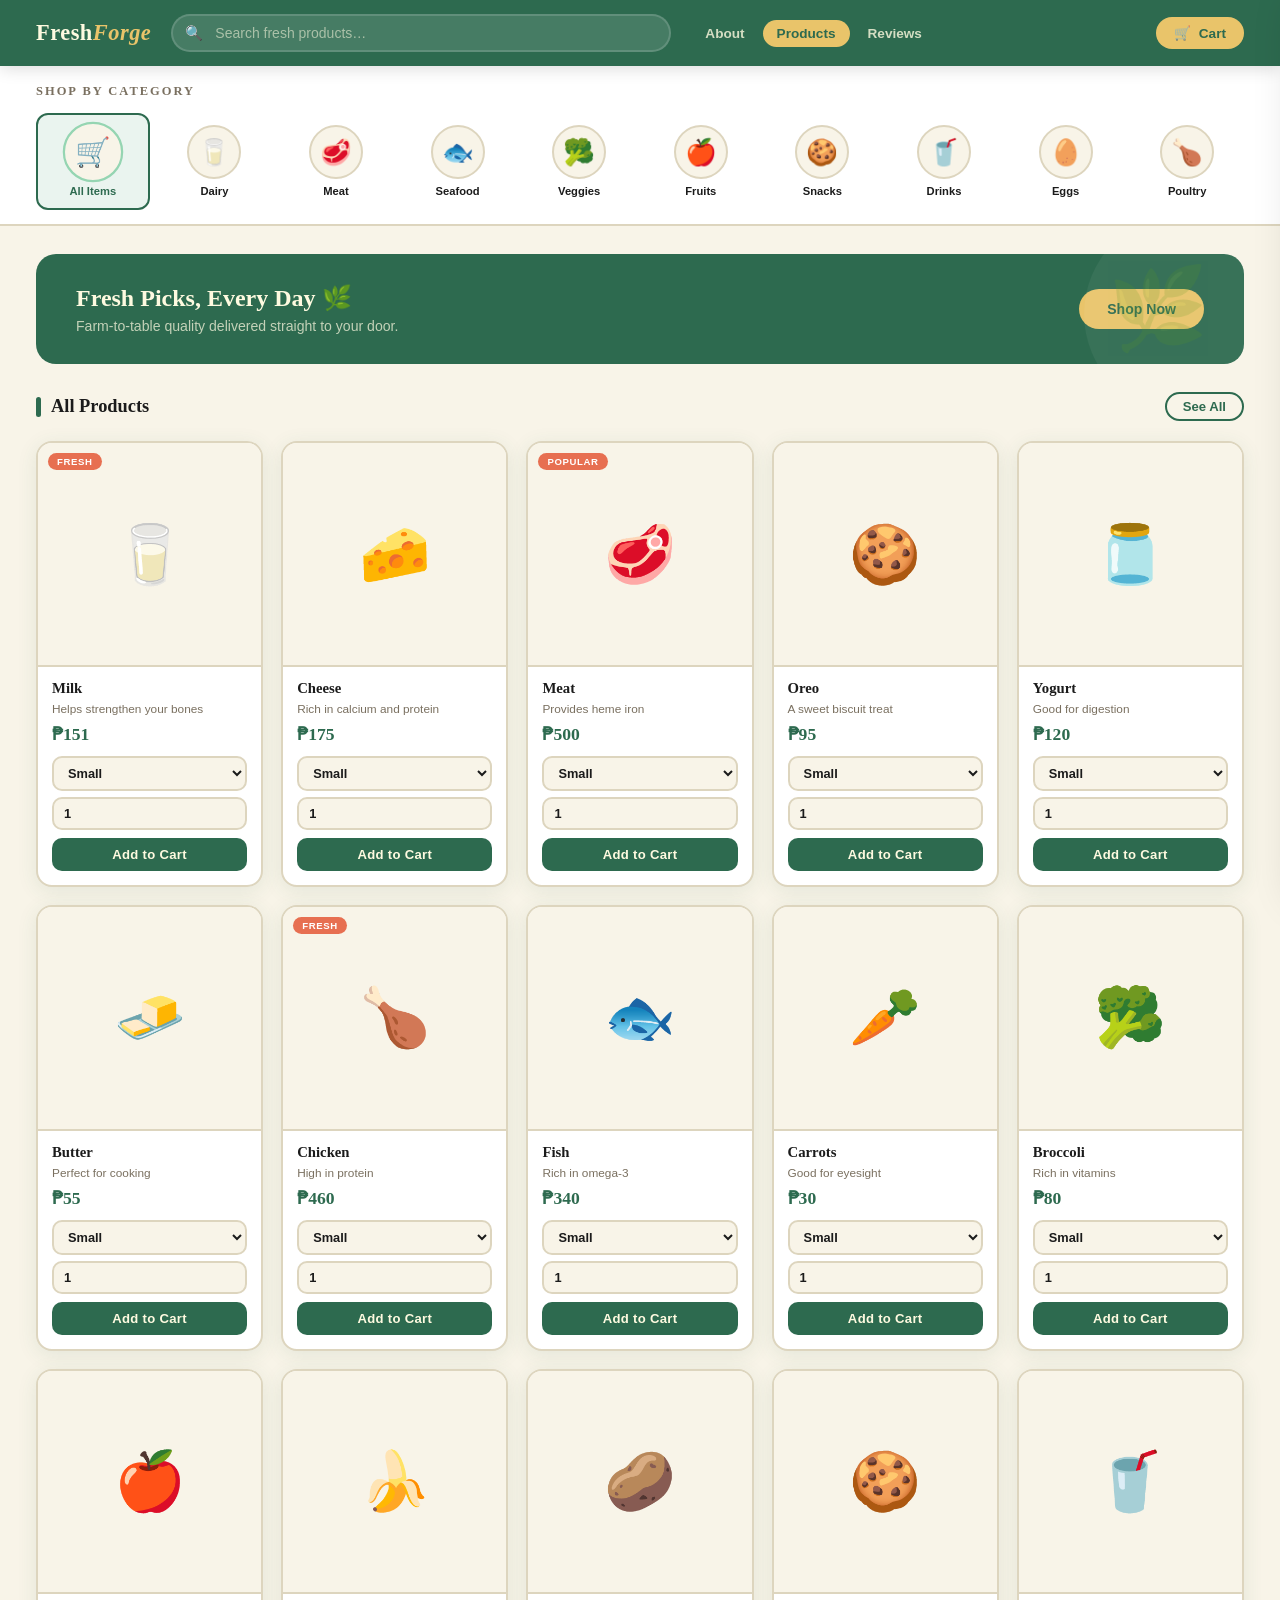
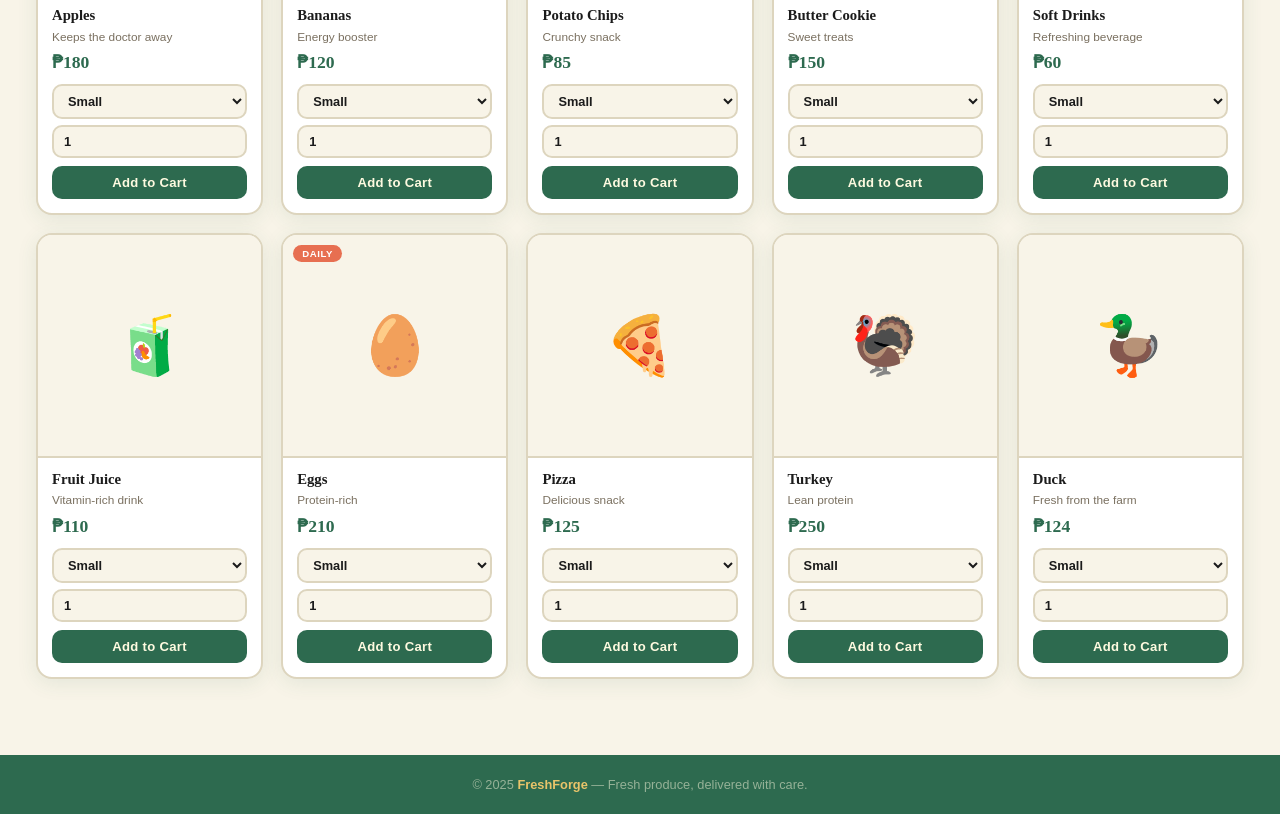
<file: index.html>
<!DOCTYPE html>
<html lang="en">
<head>
<meta charset="UTF-8"/>
<meta name="viewport" content="width=device-width, initial-scale=1.0"/>
<title>FreshForge</title>
<link href="Buyme.css" rel="stylesheet"/>
</head>

<body>
 
<nav class="navbar">
  <div class="logo">Fresh<em>Forge</em></div>
  <div class="search-box">
    <span class="search-icon">🔍</span>
    <input type="text" id="searchInput" placeholder="Search fresh products…"/>
  </div>
  <div class="nav-links">
    <a href="#">About</a>
    <a href="#" class="active">Products</a>
    <a href="#">Reviews</a>
  </div>
  <button class="cart-btn" id="cartBtn" onclick="toggleCart()">
    🛒 <span class="cart-label">Cart</span>
    <span class="cart-badge" id="cartBadge" style="display:none">0</span>
  </button>
</nav>
 
<div class="cart-overlay" id="cartOverlay" onclick="toggleCart()"></div>
 
<div class="cart-drawer" id="cartDrawer">
  <div class="cart-header">
    <span class="cart-title">🛒 Your Cart</span>
    <button class="cart-close" onclick="toggleCart()">✕</button>
  </div>
  <div class="cart-items" id="cartItems">
    <div class="cart-empty" id="cartEmpty">
      <span style="font-size:2.5rem">🛒</span>
      <p>Your cart is empty</p>
      <small>Add some fresh items!</small>
    </div>
  </div>
  <div class="cart-footer" id="cartFooter" style="display:none">
    <div class="cart-total-row">
      <span>Total</span>
      <span class="cart-total-price" id="cartTotal">₱0</span>
    </div>
    <button class="checkout-btn" onclick="checkout()">Checkout →</button>
    <button class="clear-btn" onclick="clearCart()">Clear cart</button>
  </div>
</div>
 
<div class="Elyu-section">
  <div class="Elyu-title">Shop by Category</div>
  <div class="Elyu-grid">
    <div class="Elyu-item active" onclick="filterCat(this,'all')">
      <div class="Elyu-icon">🛒</div><div class="Elyu-label">All Items</div>
    </div>
    <div class="Elyu-item" onclick="filterCat(this,'dairy')">
      <div class="Elyu-icon">🥛</div><div class="Elyu-label">Dairy</div>
    </div>
    <div class="Elyu-item" onclick="filterCat(this,'meat')">
      <div class="Elyu-icon">🥩</div><div class="Elyu-label">Meat</div>
    </div>
    <div class="Elyu-item" onclick="filterCat(this,'seafood')">
      <div class="Elyu-icon">🐟</div><div class="Elyu-label">Seafood</div>
    </div>
    <div class="Elyu-item" onclick="filterCat(this,'veggies')">
      <div class="Elyu-icon">🥦</div><div class="Elyu-label">Veggies</div>
    </div>
    <div class="Elyu-item" onclick="filterCat(this,'fruits')">
      <div class="Elyu-icon">🍎</div><div class="Elyu-label">Fruits</div>
    </div>
    <div class="Elyu-item" onclick="filterCat(this,'snacks')">
      <div class="Elyu-icon">🍪</div><div class="Elyu-label">Snacks</div>
    </div>
    <div class="Elyu-item" onclick="filterCat(this,'drinks')">
      <div class="Elyu-icon">🥤</div><div class="Elyu-label">Drinks</div>
    </div>
    <div class="Elyu-item" onclick="filterCat(this,'eggs')">
      <div class="Elyu-icon">🥚</div><div class="Elyu-label">Eggs</div>
    </div>
    <div class="Elyu-item" onclick="filterCat(this,'poultry')">
      <div class="Elyu-icon">🍗</div><div class="Elyu-label">Poultry</div>
    </div>
  </div>
</div>
 
<div class="main">
 
  <div class="work">
    <div class="work-text">
      <h2>Fresh Picks, Every Day 🌿</h2>
      <p>Farm-to-table quality delivered straight to your door.</p>
    </div>
    <button class="work-cta">Shop Now</button>
  </div>
 
  <div class="section-header">
    <div class="section-title" id="sectionTitle">All Products</div>
    <a href="#" class="see-all">See All</a>
  </div>
 
  <div class="product-grid" id="productGrid">
 
    <div class="product-card" data-cat="dairy">
      <div class="card-img-wrap">🥛<div class="card-badge">Fresh</div></div>
      <div class="card-body">
        <div class="card-name"> Milk</div>
        <div class="card-desc">Helps strengthen your bones</div>
        <div class="card-price">₱151</div>
        <div class="card-controls">
          <select><option>Small</option><option>Medium</option><option>Large</option></select>
          <input type="number" value="1" min="1"/>
          <button class="add-btn">Add to Cart</button>
        </div>
      </div>
    </div>
 
    <div class="product-card" data-cat="dairy">
      <div class="card-img-wrap">🧀</div>
      <div class="card-body">
        <div class="card-name"> Cheese</div>
        <div class="card-desc">Rich in calcium and protein</div>
        <div class="card-price">₱175</div>
        <div class="card-controls">
          <select><option>Small</option><option>Medium</option><option>Large</option></select>
          <input type="number" value="1" min="1"/>
          <button class="add-btn">Add to Cart</button>
        </div>
      </div>
    </div>
 
    <div class="product-card" data-cat="meat">
      <div class="card-img-wrap">🥩<div class="card-badge">Popular</div></div>
      <div class="card-body">
        <div class="card-name">Meat</div>
        <div class="card-desc">Provides heme iron</div>
        <div class="card-price">₱500</div>
        <div class="card-controls">
          <select><option>Small</option><option>Medium</option><option>Large</option></select>
          <input type="number" value="1" min="1"/>
          <button class="add-btn">Add to Cart</button>
        </div>
      </div>
    </div>
 
    <div class="product-card" data-cat="snacks">
      <div class="card-img-wrap">🍪</div>
      <div class="card-body">
        <div class="card-name">Oreo</div>
        <div class="card-desc">A sweet biscuit treat</div>
        <div class="card-price">₱95</div>
        <div class="card-controls">
          <select><option>Small</option><option>Medium</option><option>Large</option></select>
          <input type="number" value="1" min="1"/>
          <button class="add-btn">Add to Cart</button>
        </div>
      </div>
    </div>
 
    <div class="product-card" data-cat="dairy">
      <div class="card-img-wrap">🫙</div>
      <div class="card-body">
        <div class="card-name">Yogurt</div>
        <div class="card-desc">Good for digestion</div>
        <div class="card-price">₱120</div>
        <div class="card-controls">
          <select><option>Small</option><option>Medium</option><option>Large</option></select>
          <input type="number" value="1" min="1"/>
          <button class="add-btn">Add to Cart</button>
        </div>
      </div>
    </div>
 
    <div class="product-card" data-cat="dairy">
      <div class="card-img-wrap">🧈</div>
      <div class="card-body">
        <div class="card-name">Butter</div>
        <div class="card-desc">Perfect for cooking</div>
        <div class="card-price">₱55</div>
        <div class="card-controls">
          <select><option>Small</option><option>Medium</option><option>Large</option></select>
          <input type="number" value="1" min="1"/>
          <button class="add-btn">Add to Cart</button>
        </div>
      </div>
    </div>
 
    <div class="product-card" data-cat="poultry">
      <div class="card-img-wrap">🍗<div class="card-badge">Fresh</div></div>
      <div class="card-body">
        <div class="card-name">Chicken</div>
        <div class="card-desc">High in protein</div>
        <div class="card-price">₱460</div>
        <div class="card-controls">
          <select><option>Small</option><option>Medium</option><option>Large</option></select>
          <input type="number" value="1" min="1"/>
          <button class="add-btn">Add to Cart</button>
        </div>
      </div>
    </div>
 
    <div class="product-card" data-cat="seafood">
      <div class="card-img-wrap">🐟</div>
      <div class="card-body">
        <div class="card-name">Fish</div>
        <div class="card-desc">Rich in omega-3</div>
        <div class="card-price">₱340</div>
        <div class="card-controls">
          <select><option>Small</option><option>Medium</option><option>Large</option></select>
          <input type="number" value="1" min="1"/>
          <button class="add-btn">Add to Cart</button>
        </div>
      </div>
    </div>
 
    <div class="product-card" data-cat="veggies">
      <div class="card-img-wrap">🥕</div>
      <div class="card-body">
        <div class="card-name">Carrots</div>
        <div class="card-desc">Good for eyesight</div>
        <div class="card-price">₱30</div>
        <div class="card-controls">
          <select><option>Small</option><option>Medium</option><option>Large</option></select>
          <input type="number" value="1" min="1"/>
          <button class="add-btn">Add to Cart</button>
        </div>
      </div>
    </div>
 
    <div class="product-card" data-cat="veggies">
      <div class="card-img-wrap">🥦</div>
      <div class="card-body">
        <div class="card-name">Broccoli</div>
        <div class="card-desc">Rich in vitamins</div>
        <div class="card-price">₱80</div>
        <div class="card-controls">
          <select><option>Small</option><option>Medium</option><option>Large</option></select>
          <input type="number" value="1" min="1"/>
          <button class="add-btn">Add to Cart</button>
        </div>
      </div>
    </div>
 
    <div class="product-card" data-cat="fruits">
      <div class="card-img-wrap">🍎</div>
      <div class="card-body">
        <div class="card-name">Apples</div>
        <div class="card-desc">Keeps the doctor away</div>
        <div class="card-price">₱180</div>
        <div class="card-controls">
          <select><option>Small</option><option>Medium</option><option>Large</option></select>
          <input type="number" value="1" min="1"/>
          <button class="add-btn">Add to Cart</button>
        </div>
      </div>
    </div>
 
    <div class="product-card" data-cat="fruits">
      <div class="card-img-wrap">🍌</div>
      <div class="card-body">
        <div class="card-name">Bananas</div>
        <div class="card-desc">Energy booster</div>
        <div class="card-price">₱120</div>
        <div class="card-controls">
          <select><option>Small</option><option>Medium</option><option>Large</option></select>
          <input type="number" value="1" min="1"/>
          <button class="add-btn">Add to Cart</button>
        </div>
      </div>
    </div>
 
    <div class="product-card" data-cat="snacks">
      <div class="card-img-wrap">🥔</div>
      <div class="card-body">
        <div class="card-name">Potato Chips</div>
        <div class="card-desc">Crunchy snack</div>
        <div class="card-price">₱85</div>
        <div class="card-controls">
          <select><option>Small</option><option>Medium</option><option>Large</option></select>
          <input type="number" value="1" min="1"/>
          <button class="add-btn">Add to Cart</button>
        </div>
      </div>
    </div>
 
    <div class="product-card" data-cat="snacks">
      <div class="card-img-wrap">🍪</div>
      <div class="card-body">
        <div class="card-name">Butter Cookie</div>
        <div class="card-desc">Sweet treats</div>
        <div class="card-price">₱150</div>
        <div class="card-controls">
          <select><option>Small</option><option>Medium</option><option>Large</option></select>
          <input type="number" value="1" min="1"/>
          <button class="add-btn">Add to Cart</button>
        </div>
      </div>
    </div>
 
    <div class="product-card" data-cat="drinks">
      <div class="card-img-wrap">🥤</div>
      <div class="card-body">
        <div class="card-name">Soft Drinks</div>
        <div class="card-desc">Refreshing beverage</div>
        <div class="card-price">₱60</div>
        <div class="card-controls">
          <select><option>Small</option><option>Medium</option><option>Large</option></select>
          <input type="number" value="1" min="1"/>
          <button class="add-btn">Add to Cart</button>
        </div>
      </div>
    </div>
 
    <div class="product-card" data-cat="drinks">
      <div class="card-img-wrap">🧃</div>
      <div class="card-body">
        <div class="card-name">Fruit Juice</div>
        <div class="card-desc">Vitamin-rich drink</div>
        <div class="card-price">₱110</div>
        <div class="card-controls">
          <select><option>Small</option><option>Medium</option><option>Large</option></select>
          <input type="number" value="1" min="1"/>
          <button class="add-btn">Add to Cart</button>
        </div>
      </div>
    </div>
 
    <div class="product-card" data-cat="eggs">
      <div class="card-img-wrap">🥚<div class="card-badge">Daily</div></div>
      <div class="card-body">
        <div class="card-name">Eggs</div>
        <div class="card-desc">Protein-rich</div>
        <div class="card-price">₱210</div>
        <div class="card-controls">
          <select><option>Small</option><option>Medium</option><option>Large</option></select>
          <input type="number" value="1" min="1"/>
          <button class="add-btn">Add to Cart</button>
        </div>
      </div>
    </div>
 
    <div class="product-card" data-cat="snacks">
      <div class="card-img-wrap">🍕</div>
      <div class="card-body">
        <div class="card-name">Pizza</div>
        <div class="card-desc">Delicious snack</div>
        <div class="card-price">₱125</div>
        <div class="card-controls">
          <select><option>Small</option><option>Medium</option><option>Large</option></select>
          <input type="number" value="1" min="1"/>
          <button class="add-btn">Add to Cart</button>
        </div>
      </div>
    </div>

<div class="product-card" data-cat="poultry">
      <div class="card-img-wrap">🦃</div>
      <div class="card-body">
        <div class="card-name">Turkey</div>
        <div class="card-desc">Lean protein</div>
        <div class="card-price">₱250</div>
        <div class="card-controls">
          <select><option>Small</option><option>Medium</option><option>Large</option></select>
          <input type="number" value="1" min="1"/>
          <button class="add-btn">Add to Cart</button>
        </div>
      </div>
    </div>

<div class="product-card" data-cat="poultry">
      <div class="card-img-wrap">🦆</div>
      <div class="card-body">
        <div class="card-name">Duck</div>
        <div class="card-desc">Fresh from the farm</div>
        <div class="card-price">₱124</div>
        <div class="card-controls">
          <select><option>Small</option><option>Medium</option><option>Large</option></select>
          <input type="number" value="1" min="1"/>
          <button class="add-btn">Add to Cart</button>
        </div>
      </div>
    </div>

 
  </div>
</div>
 
<footer>© 2025 <span>FreshForge</span> — Fresh produce, delivered with care.</footer>
 
<script>
let cart = [];
 
document.querySelectorAll('.product-card .add-btn').forEach(function(btn) {
  btn.addEventListener('click', function() {
 
    const card = this.closest('.product-card');
 
    const name = card.querySelector('.card-name').textContent.trim();
 
    const priceText = card.querySelector('.card-price').textContent;
    const price = parseInt(priceText.replace('₱', '').replace(/,/g, ''));
 
    const qty = parseInt(card.querySelector('input[type="number"]').value) || 1;
 
    const size = card.querySelector('select').value;
 
    const key = name + '-' + size;
 
    const existing = cart.find(function(item) { return item.key === key; });
 
    if (existing) {
      existing.qty += qty;   // just increase quantity
    } else {
      cart.push({ key: key, name: name, price: price, qty: qty, size: size });
    }
 
    updateCartUI();
 
    const btn = this;
    btn.textContent = '✓ Added!';
    btn.style.background = '#26d0ce';
    btn.style.color = '#1a2980';
    setTimeout(function() {
      btn.textContent = 'Add to Cart';
      btn.style.background = '';
      btn.style.color = '';
    }, 1500);
 
  });
});
 
function updateCartUI() {
  const badge    = document.getElementById('cartBadge');
  const itemsEl  = document.getElementById('cartItems');
  const emptyEl  = document.getElementById('cartEmpty');
  const footerEl = document.getElementById('cartFooter');
  const totalEl  = document.getElementById('cartTotal');
 
  const totalQty   = cart.reduce(function(sum, i) { return sum + i.qty; }, 0);
  const totalPrice = cart.reduce(function(sum, i) { return sum + (i.price * i.qty); }, 0);
 
  badge.textContent = totalQty;
  badge.style.display = totalQty > 0 ? 'flex' : 'none';
 
  if (cart.length === 0) {
    emptyEl.style.display  = 'flex';
    footerEl.style.display = 'none';
  } else {
    emptyEl.style.display  = 'none';
    footerEl.style.display = 'flex';
  }
 
  itemsEl.querySelectorAll('.cart-item').forEach(function(el) { el.remove(); });
 
  cart.forEach(function(item) {
    const row = document.createElement('div');
    row.className = 'cart-item';
    row.innerHTML =
      '<div class="ci-info">' +
        '<div class="ci-name">' + item.name + '</div>' +
        '<div class="ci-size">' + item.size + '</div>' +
      '</div>' +
      '<div class="ci-controls">' +
        '<button class="ci-btn" onclick="changeQty(\'' + item.key + '\', -1)">−</button>' +
        '<span class="ci-qty">' + item.qty + '</span>' +
        '<button class="ci-btn" onclick="changeQty(\'' + item.key + '\', 1)">+</button>' +
      '</div>' +
      '<div class="ci-price">₱' + (item.price * item.qty).toLocaleString() + '</div>' +
      '<button class="ci-remove" onclick="removeItem(\'' + item.key + '\')">✕</button>';
 
    itemsEl.appendChild(row);
  });
 
  totalEl.textContent = '₱' + totalPrice.toLocaleString();
}
 
function changeQty(key, delta) {
  const item = cart.find(function(i) { return i.key === key; });
  if (!item) return;
  item.qty += delta;
  if (item.qty <= 0) {
    cart = cart.filter(function(i) { return i.key !== key; });
  }
  updateCartUI();
}
 
function removeItem(key) {
  cart = cart.filter(function(i) { return i.key !== key; });
  updateCartUI();
}
 
function clearCart() {
  cart = [];
  updateCartUI();
}
 
function toggleCart() {
  document.getElementById('cartDrawer').classList.toggle('open');
  document.getElementById('cartOverlay').classList.toggle('open');
  // Lock body scroll when cart is open
  const isOpen = document.getElementById('cartDrawer').classList.contains('open');
  document.body.style.overflow = isOpen ? 'hidden' : '';
}
 
function checkout() {
  if (cart.length === 0) return;
  const total = cart.reduce(function(sum, i) { return sum + i.price * i.qty; }, 0);
  alert('Order placed!\nTotal: ₱' + total.toLocaleString() + '\n\nThank you for shopping at FreshForge! 🎉');
  clearCart();
  toggleCart();
}
 
function filterCat(el, cat) {
  document.querySelectorAll('.Elyu-item').forEach(function(i) { i.classList.remove('active'); });
  el.classList.add('active');
  document.querySelectorAll('.product-card').forEach(function(c) {
    c.style.display = (cat === 'all' || c.dataset.cat === cat) ? 'flex' : 'none';
  });
  const label = cat === 'all' ? 'All Products' : el.querySelector('.Elyu-label').textContent;
  document.getElementById('sectionTitle').textContent = label;
}
 
document.getElementById('searchInput').addEventListener('input', function() {
  const q = this.value.toLowerCase();
  document.querySelectorAll('.product-card').forEach(function(c) {
    const name = c.querySelector('.card-name').textContent.toLowerCase();
    c.style.display = name.includes(q) ? 'flex' : 'none';
  });
});
</script>
 
</body>
</html>
</file>
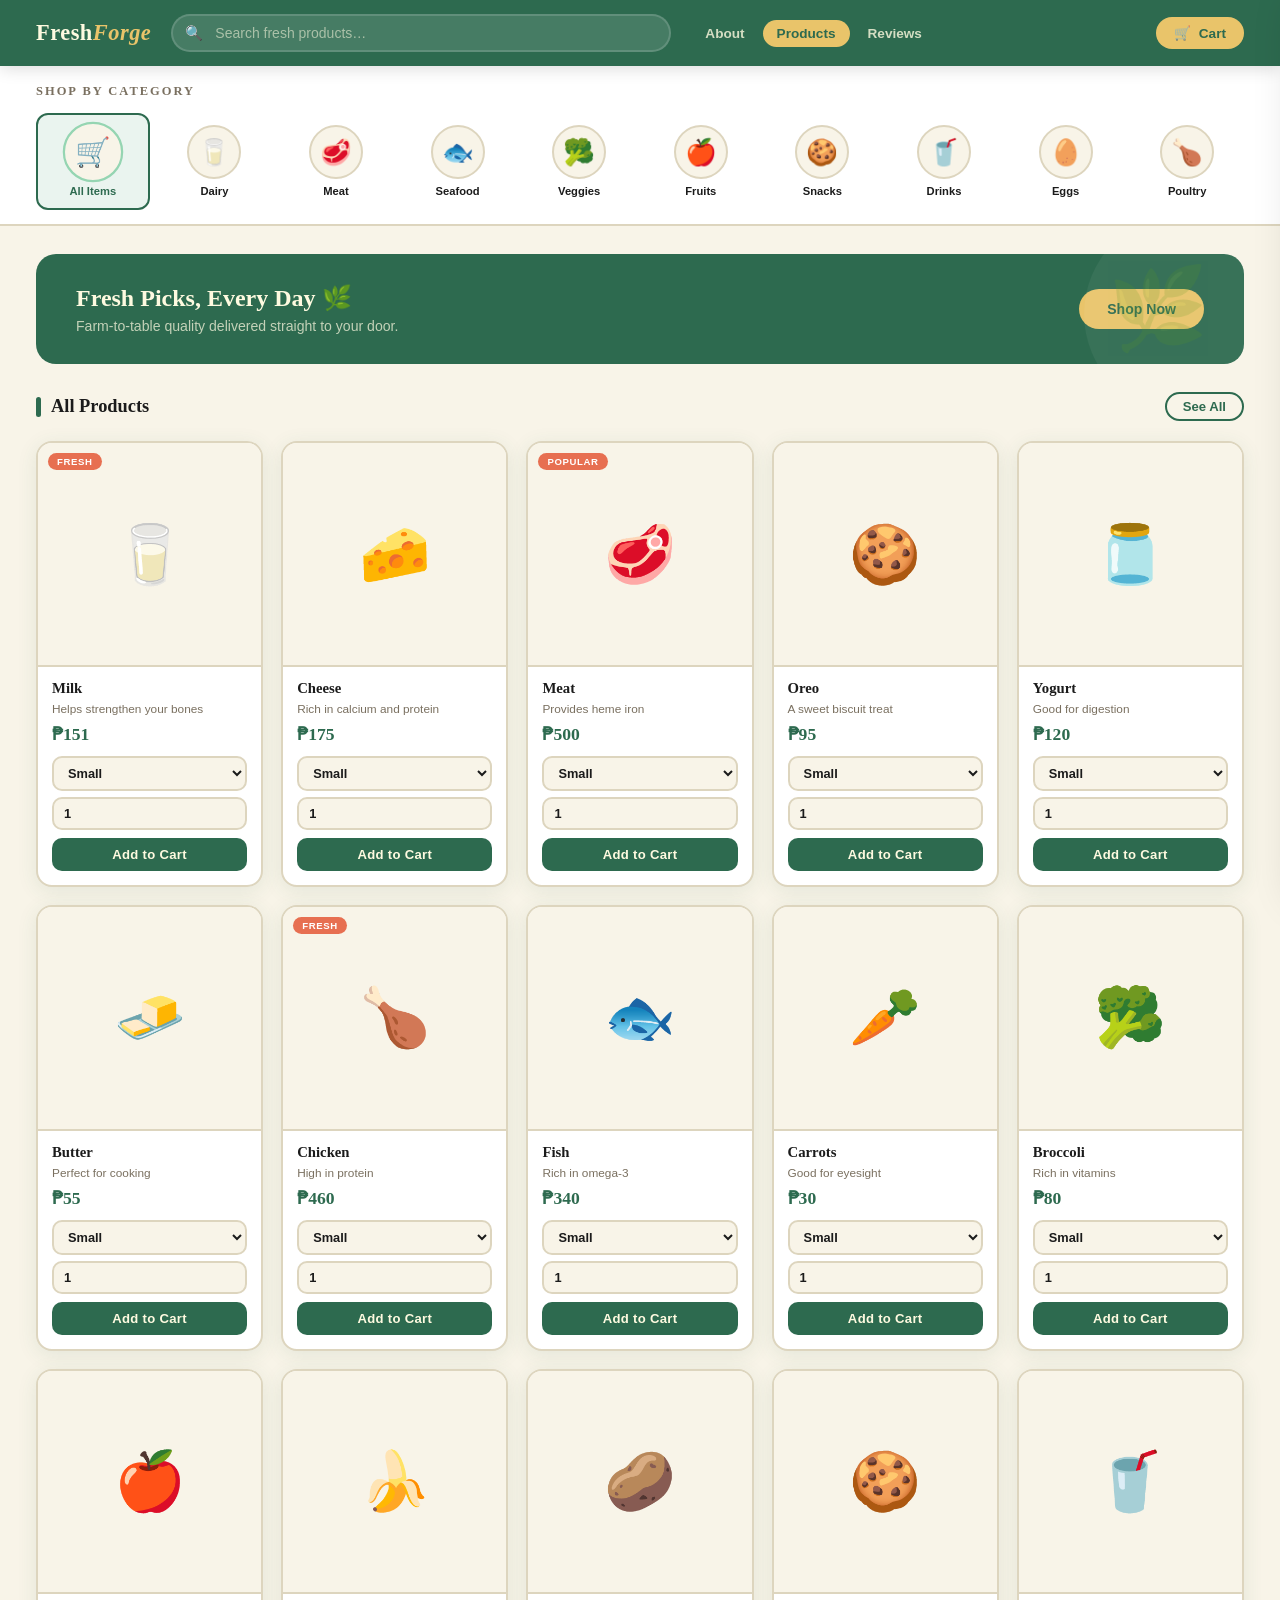
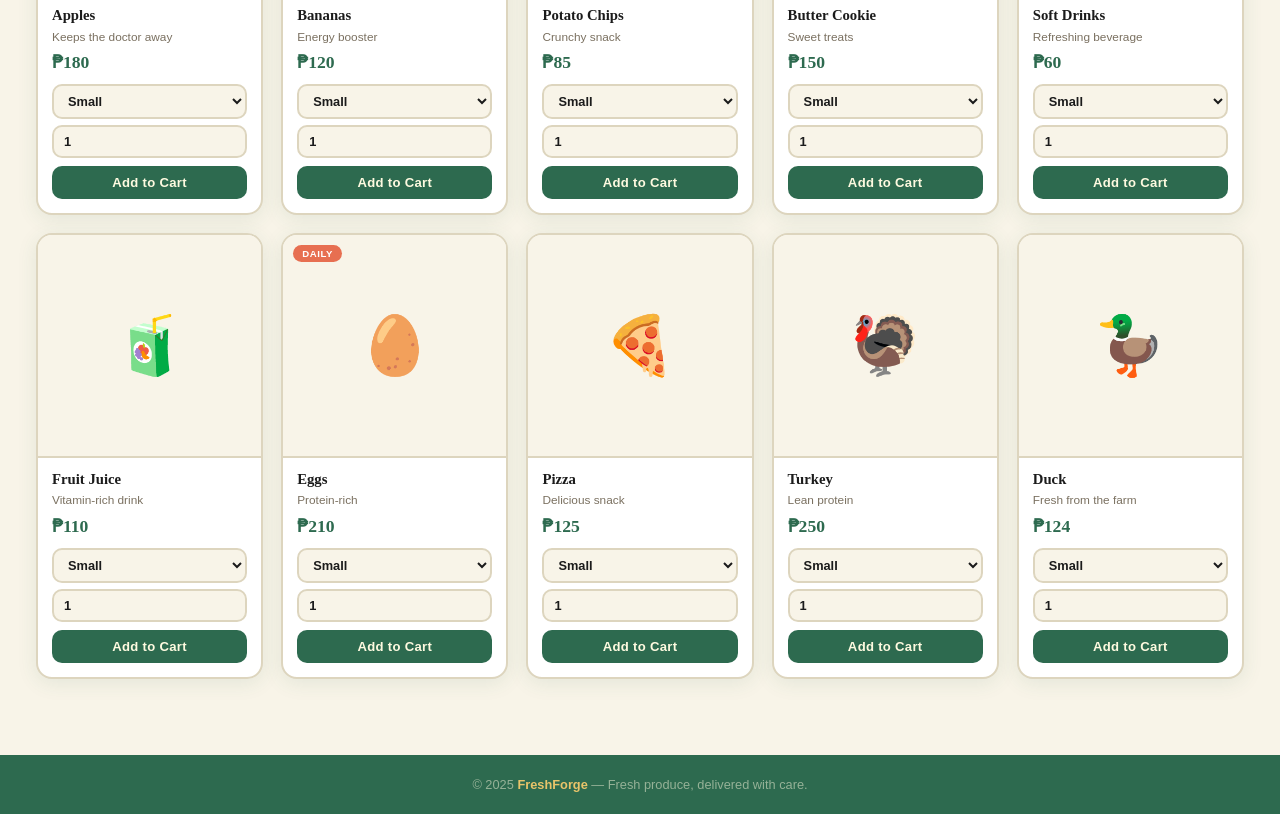
<file: Buyme.html>
<!DOCTYPE html>
<html lang="en">
<head>
<meta charset="UTF-8"/>
<meta name="viewport" content="width=device-width, initial-scale=1.0"/>
<title>FreshForge</title>
<link href="Buyme.css" rel="stylesheet"/>
</head>

<body>
 
<nav class="navbar">
  <div class="logo">Fresh<em>Forge</em></div>
  <div class="search-box">
    <span class="search-icon">🔍</span>
    <input type="text" id="searchInput" placeholder="Search fresh products…"/>
  </div>
  <div class="nav-links">
    <a href="#">About</a>
    <a href="#" class="active">Products</a>
    <a href="#">Reviews</a>
  </div>
  <button class="cart-btn" id="cartBtn" onclick="toggleCart()">
    🛒 <span class="cart-label">Cart</span>
    <span class="cart-badge" id="cartBadge" style="display:none">0</span>
  </button>
</nav>
 
<div class="cart-overlay" id="cartOverlay" onclick="toggleCart()"></div>
 
<div class="cart-drawer" id="cartDrawer">
  <div class="cart-header">
    <span class="cart-title">🛒 Your Cart</span>
    <button class="cart-close" onclick="toggleCart()">✕</button>
  </div>
  <div class="cart-items" id="cartItems">
    <div class="cart-empty" id="cartEmpty">
      <span style="font-size:2.5rem">🛒</span>
      <p>Your cart is empty</p>
      <small>Add some fresh items!</small>
    </div>
  </div>
  <div class="cart-footer" id="cartFooter" style="display:none">
    <div class="cart-total-row">
      <span>Total</span>
      <span class="cart-total-price" id="cartTotal">₱0</span>
    </div>
    <button class="checkout-btn" onclick="checkout()">Checkout →</button>
    <button class="clear-btn" onclick="clearCart()">Clear cart</button>
  </div>
</div>
 
<div class="Elyu-section">
  <div class="Elyu-title">Shop by Category</div>
  <div class="Elyu-grid">
    <div class="Elyu-item active" onclick="filterCat(this,'all')">
      <div class="Elyu-icon">🛒</div><div class="Elyu-label">All Items</div>
    </div>
    <div class="Elyu-item" onclick="filterCat(this,'dairy')">
      <div class="Elyu-icon">🥛</div><div class="Elyu-label">Dairy</div>
    </div>
    <div class="Elyu-item" onclick="filterCat(this,'meat')">
      <div class="Elyu-icon">🥩</div><div class="Elyu-label">Meat</div>
    </div>
    <div class="Elyu-item" onclick="filterCat(this,'seafood')">
      <div class="Elyu-icon">🐟</div><div class="Elyu-label">Seafood</div>
    </div>
    <div class="Elyu-item" onclick="filterCat(this,'veggies')">
      <div class="Elyu-icon">🥦</div><div class="Elyu-label">Veggies</div>
    </div>
    <div class="Elyu-item" onclick="filterCat(this,'fruits')">
      <div class="Elyu-icon">🍎</div><div class="Elyu-label">Fruits</div>
    </div>
    <div class="Elyu-item" onclick="filterCat(this,'snacks')">
      <div class="Elyu-icon">🍪</div><div class="Elyu-label">Snacks</div>
    </div>
    <div class="Elyu-item" onclick="filterCat(this,'drinks')">
      <div class="Elyu-icon">🥤</div><div class="Elyu-label">Drinks</div>
    </div>
    <div class="Elyu-item" onclick="filterCat(this,'eggs')">
      <div class="Elyu-icon">🥚</div><div class="Elyu-label">Eggs</div>
    </div>
    <div class="Elyu-item" onclick="filterCat(this,'poultry')">
      <div class="Elyu-icon">🍗</div><div class="Elyu-label">Poultry</div>
    </div>
  </div>
</div>
 
<div class="main">
 
  <div class="work">
    <div class="work-text">
      <h2>Fresh Picks, Every Day 🌿</h2>
      <p>Farm-to-table quality delivered straight to your door.</p>
    </div>
    <button class="work-cta">Shop Now</button>
  </div>
 
  <div class="section-header">
    <div class="section-title" id="sectionTitle">All Products</div>
    <a href="#" class="see-all">See All</a>
  </div>
 
  <div class="product-grid" id="productGrid">
 
    <div class="product-card" data-cat="dairy">
      <div class="card-img-wrap">🥛<div class="card-badge">Fresh</div></div>
      <div class="card-body">
        <div class="card-name"> Milk</div>
        <div class="card-desc">Helps strengthen your bones</div>
        <div class="card-price">₱151</div>
        <div class="card-controls">
          <select><option>Small</option><option>Medium</option><option>Large</option></select>
          <input type="number" value="1" min="1"/>
          <button class="add-btn">Add to Cart</button>
        </div>
      </div>
    </div>
 
    <div class="product-card" data-cat="dairy">
      <div class="card-img-wrap">🧀</div>
      <div class="card-body">
        <div class="card-name"> Cheese</div>
        <div class="card-desc">Rich in calcium and protein</div>
        <div class="card-price">₱175</div>
        <div class="card-controls">
          <select><option>Small</option><option>Medium</option><option>Large</option></select>
          <input type="number" value="1" min="1"/>
          <button class="add-btn">Add to Cart</button>
        </div>
      </div>
    </div>
 
    <div class="product-card" data-cat="meat">
      <div class="card-img-wrap">🥩<div class="card-badge">Popular</div></div>
      <div class="card-body">
        <div class="card-name">Meat</div>
        <div class="card-desc">Provides heme iron</div>
        <div class="card-price">₱500</div>
        <div class="card-controls">
          <select><option>Small</option><option>Medium</option><option>Large</option></select>
          <input type="number" value="1" min="1"/>
          <button class="add-btn">Add to Cart</button>
        </div>
      </div>
    </div>
 
    <div class="product-card" data-cat="snacks">
      <div class="card-img-wrap">🍪</div>
      <div class="card-body">
        <div class="card-name">Oreo</div>
        <div class="card-desc">A sweet biscuit treat</div>
        <div class="card-price">₱95</div>
        <div class="card-controls">
          <select><option>Small</option><option>Medium</option><option>Large</option></select>
          <input type="number" value="1" min="1"/>
          <button class="add-btn">Add to Cart</button>
        </div>
      </div>
    </div>
 
    <div class="product-card" data-cat="dairy">
      <div class="card-img-wrap">🫙</div>
      <div class="card-body">
        <div class="card-name">Yogurt</div>
        <div class="card-desc">Good for digestion</div>
        <div class="card-price">₱120</div>
        <div class="card-controls">
          <select><option>Small</option><option>Medium</option><option>Large</option></select>
          <input type="number" value="1" min="1"/>
          <button class="add-btn">Add to Cart</button>
        </div>
      </div>
    </div>
 
    <div class="product-card" data-cat="dairy">
      <div class="card-img-wrap">🧈</div>
      <div class="card-body">
        <div class="card-name">Butter</div>
        <div class="card-desc">Perfect for cooking</div>
        <div class="card-price">₱55</div>
        <div class="card-controls">
          <select><option>Small</option><option>Medium</option><option>Large</option></select>
          <input type="number" value="1" min="1"/>
          <button class="add-btn">Add to Cart</button>
        </div>
      </div>
    </div>
 
    <div class="product-card" data-cat="poultry">
      <div class="card-img-wrap">🍗<div class="card-badge">Fresh</div></div>
      <div class="card-body">
        <div class="card-name">Chicken</div>
        <div class="card-desc">High in protein</div>
        <div class="card-price">₱460</div>
        <div class="card-controls">
          <select><option>Small</option><option>Medium</option><option>Large</option></select>
          <input type="number" value="1" min="1"/>
          <button class="add-btn">Add to Cart</button>
        </div>
      </div>
    </div>
 
    <div class="product-card" data-cat="seafood">
      <div class="card-img-wrap">🐟</div>
      <div class="card-body">
        <div class="card-name">Fish</div>
        <div class="card-desc">Rich in omega-3</div>
        <div class="card-price">₱340</div>
        <div class="card-controls">
          <select><option>Small</option><option>Medium</option><option>Large</option></select>
          <input type="number" value="1" min="1"/>
          <button class="add-btn">Add to Cart</button>
        </div>
      </div>
    </div>
 
    <div class="product-card" data-cat="veggies">
      <div class="card-img-wrap">🥕</div>
      <div class="card-body">
        <div class="card-name">Carrots</div>
        <div class="card-desc">Good for eyesight</div>
        <div class="card-price">₱30</div>
        <div class="card-controls">
          <select><option>Small</option><option>Medium</option><option>Large</option></select>
          <input type="number" value="1" min="1"/>
          <button class="add-btn">Add to Cart</button>
        </div>
      </div>
    </div>
 
    <div class="product-card" data-cat="veggies">
      <div class="card-img-wrap">🥦</div>
      <div class="card-body">
        <div class="card-name">Broccoli</div>
        <div class="card-desc">Rich in vitamins</div>
        <div class="card-price">₱80</div>
        <div class="card-controls">
          <select><option>Small</option><option>Medium</option><option>Large</option></select>
          <input type="number" value="1" min="1"/>
          <button class="add-btn">Add to Cart</button>
        </div>
      </div>
    </div>
 
    <div class="product-card" data-cat="fruits">
      <div class="card-img-wrap">🍎</div>
      <div class="card-body">
        <div class="card-name">Apples</div>
        <div class="card-desc">Keeps the doctor away</div>
        <div class="card-price">₱180</div>
        <div class="card-controls">
          <select><option>Small</option><option>Medium</option><option>Large</option></select>
          <input type="number" value="1" min="1"/>
          <button class="add-btn">Add to Cart</button>
        </div>
      </div>
    </div>
 
    <div class="product-card" data-cat="fruits">
      <div class="card-img-wrap">🍌</div>
      <div class="card-body">
        <div class="card-name">Bananas</div>
        <div class="card-desc">Energy booster</div>
        <div class="card-price">₱120</div>
        <div class="card-controls">
          <select><option>Small</option><option>Medium</option><option>Large</option></select>
          <input type="number" value="1" min="1"/>
          <button class="add-btn">Add to Cart</button>
        </div>
      </div>
    </div>
 
    <div class="product-card" data-cat="snacks">
      <div class="card-img-wrap">🥔</div>
      <div class="card-body">
        <div class="card-name">Potato Chips</div>
        <div class="card-desc">Crunchy snack</div>
        <div class="card-price">₱85</div>
        <div class="card-controls">
          <select><option>Small</option><option>Medium</option><option>Large</option></select>
          <input type="number" value="1" min="1"/>
          <button class="add-btn">Add to Cart</button>
        </div>
      </div>
    </div>
 
    <div class="product-card" data-cat="snacks">
      <div class="card-img-wrap">🍪</div>
      <div class="card-body">
        <div class="card-name">Butter Cookie</div>
        <div class="card-desc">Sweet treats</div>
        <div class="card-price">₱150</div>
        <div class="card-controls">
          <select><option>Small</option><option>Medium</option><option>Large</option></select>
          <input type="number" value="1" min="1"/>
          <button class="add-btn">Add to Cart</button>
        </div>
      </div>
    </div>
 
    <div class="product-card" data-cat="drinks">
      <div class="card-img-wrap">🥤</div>
      <div class="card-body">
        <div class="card-name">Soft Drinks</div>
        <div class="card-desc">Refreshing beverage</div>
        <div class="card-price">₱60</div>
        <div class="card-controls">
          <select><option>Small</option><option>Medium</option><option>Large</option></select>
          <input type="number" value="1" min="1"/>
          <button class="add-btn">Add to Cart</button>
        </div>
      </div>
    </div>
 
    <div class="product-card" data-cat="drinks">
      <div class="card-img-wrap">🧃</div>
      <div class="card-body">
        <div class="card-name">Fruit Juice</div>
        <div class="card-desc">Vitamin-rich drink</div>
        <div class="card-price">₱110</div>
        <div class="card-controls">
          <select><option>Small</option><option>Medium</option><option>Large</option></select>
          <input type="number" value="1" min="1"/>
          <button class="add-btn">Add to Cart</button>
        </div>
      </div>
    </div>
 
    <div class="product-card" data-cat="eggs">
      <div class="card-img-wrap">🥚<div class="card-badge">Daily</div></div>
      <div class="card-body">
        <div class="card-name">Eggs</div>
        <div class="card-desc">Protein-rich</div>
        <div class="card-price">₱210</div>
        <div class="card-controls">
          <select><option>Small</option><option>Medium</option><option>Large</option></select>
          <input type="number" value="1" min="1"/>
          <button class="add-btn">Add to Cart</button>
        </div>
      </div>
    </div>
 
    <div class="product-card" data-cat="snacks">
      <div class="card-img-wrap">🍕</div>
      <div class="card-body">
        <div class="card-name">Pizza</div>
        <div class="card-desc">Delicious snack</div>
        <div class="card-price">₱125</div>
        <div class="card-controls">
          <select><option>Small</option><option>Medium</option><option>Large</option></select>
          <input type="number" value="1" min="1"/>
          <button class="add-btn">Add to Cart</button>
        </div>
      </div>
    </div>

<div class="product-card" data-cat="poultry">
      <div class="card-img-wrap">🦃</div>
      <div class="card-body">
        <div class="card-name">Turkey</div>
        <div class="card-desc">Lean protein</div>
        <div class="card-price">₱250</div>
        <div class="card-controls">
          <select><option>Small</option><option>Medium</option><option>Large</option></select>
          <input type="number" value="1" min="1"/>
          <button class="add-btn">Add to Cart</button>
        </div>
      </div>
    </div>

<div class="product-card" data-cat="poultry">
      <div class="card-img-wrap">🦆</div>
      <div class="card-body">
        <div class="card-name">Duck</div>
        <div class="card-desc">Fresh from the farm</div>
        <div class="card-price">₱124</div>
        <div class="card-controls">
          <select><option>Small</option><option>Medium</option><option>Large</option></select>
          <input type="number" value="1" min="1"/>
          <button class="add-btn">Add to Cart</button>
        </div>
      </div>
    </div>

 
  </div>
</div>
 
<footer>© 2025 <span>FreshForge</span> — Fresh produce, delivered with care.</footer>
 
<script>
let cart = [];
 
document.querySelectorAll('.product-card .add-btn').forEach(function(btn) {
  btn.addEventListener('click', function() {
 
    const card = this.closest('.product-card');
 
    const name = card.querySelector('.card-name').textContent.trim();
 
    const priceText = card.querySelector('.card-price').textContent;
    const price = parseInt(priceText.replace('₱', '').replace(/,/g, ''));
 
    const qty = parseInt(card.querySelector('input[type="number"]').value) || 1;
 
    const size = card.querySelector('select').value;
 
    const key = name + '-' + size;
 
    const existing = cart.find(function(item) { return item.key === key; });
 
    if (existing) {
      existing.qty += qty;   // just increase quantity
    } else {
      cart.push({ key: key, name: name, price: price, qty: qty, size: size });
    }
 
    updateCartUI();
 
    const btn = this;
    btn.textContent = '✓ Added!';
    btn.style.background = '#26d0ce';
    btn.style.color = '#1a2980';
    setTimeout(function() {
      btn.textContent = 'Add to Cart';
      btn.style.background = '';
      btn.style.color = '';
    }, 1500);
 
  });
});
 
function updateCartUI() {
  const badge    = document.getElementById('cartBadge');
  const itemsEl  = document.getElementById('cartItems');
  const emptyEl  = document.getElementById('cartEmpty');
  const footerEl = document.getElementById('cartFooter');
  const totalEl  = document.getElementById('cartTotal');
 
  const totalQty   = cart.reduce(function(sum, i) { return sum + i.qty; }, 0);
  const totalPrice = cart.reduce(function(sum, i) { return sum + (i.price * i.qty); }, 0);
 
  badge.textContent = totalQty;
  badge.style.display = totalQty > 0 ? 'flex' : 'none';
 
  if (cart.length === 0) {
    emptyEl.style.display  = 'flex';
    footerEl.style.display = 'none';
  } else {
    emptyEl.style.display  = 'none';
    footerEl.style.display = 'flex';
  }
 
  itemsEl.querySelectorAll('.cart-item').forEach(function(el) { el.remove(); });
 
  cart.forEach(function(item) {
    const row = document.createElement('div');
    row.className = 'cart-item';
    row.innerHTML =
      '<div class="ci-info">' +
        '<div class="ci-name">' + item.name + '</div>' +
        '<div class="ci-size">' + item.size + '</div>' +
      '</div>' +
      '<div class="ci-controls">' +
        '<button class="ci-btn" onclick="changeQty(\'' + item.key + '\', -1)">−</button>' +
        '<span class="ci-qty">' + item.qty + '</span>' +
        '<button class="ci-btn" onclick="changeQty(\'' + item.key + '\', 1)">+</button>' +
      '</div>' +
      '<div class="ci-price">₱' + (item.price * item.qty).toLocaleString() + '</div>' +
      '<button class="ci-remove" onclick="removeItem(\'' + item.key + '\')">✕</button>';
 
    itemsEl.appendChild(row);
  });
 
  totalEl.textContent = '₱' + totalPrice.toLocaleString();
}
 
function changeQty(key, delta) {
  const item = cart.find(function(i) { return i.key === key; });
  if (!item) return;
  item.qty += delta;
  if (item.qty <= 0) {
    cart = cart.filter(function(i) { return i.key !== key; });
  }
  updateCartUI();
}
 
function removeItem(key) {
  cart = cart.filter(function(i) { return i.key !== key; });
  updateCartUI();
}
 
function clearCart() {
  cart = [];
  updateCartUI();
}
 
function toggleCart() {
  document.getElementById('cartDrawer').classList.toggle('open');
  document.getElementById('cartOverlay').classList.toggle('open');
  // Lock body scroll when cart is open
  const isOpen = document.getElementById('cartDrawer').classList.contains('open');
  document.body.style.overflow = isOpen ? 'hidden' : '';
}
 
function checkout() {
  if (cart.length === 0) return;
  const total = cart.reduce(function(sum, i) { return sum + i.price * i.qty; }, 0);
  alert('Order placed!\nTotal: ₱' + total.toLocaleString() + '\n\nThank you for shopping at FreshForge! 🎉');
  clearCart();
  toggleCart();
}
 
function filterCat(el, cat) {
  document.querySelectorAll('.Elyu-item').forEach(function(i) { i.classList.remove('active'); });
  el.classList.add('active');
  document.querySelectorAll('.product-card').forEach(function(c) {
    c.style.display = (cat === 'all' || c.dataset.cat === cat) ? 'flex' : 'none';
  });
  const label = cat === 'all' ? 'All Products' : el.querySelector('.Elyu-label').textContent;
  document.getElementById('sectionTitle').textContent = label;
}
 
document.getElementById('searchInput').addEventListener('input', function() {
  const q = this.value.toLowerCase();
  document.querySelectorAll('.product-card').forEach(function(c) {
    const name = c.querySelector('.card-name').textContent.toLowerCase();
    c.style.display = name.includes(q) ? 'flex' : 'none';
  });
});
</script>
 
</body>
</html>
</file>
<file: Buyme.css>
:root {
--green:      #2d6a4f;
--green-mid:  #40916c;
--green-light:#95d5b2;
--cream:      #fefae0;
--warm:       #f8f4e8;
--amber:      #e9c46a;
--coral:      #e76f51;
--text:       #1b1b1b;
--muted:      #7a7060;
--border:     #ddd5be;
--white:      #ffffff;
--radius:     16px;
--shadow:     0 4px 20px rgba(45,106,79,0.10);
--shadow-hover: 0 10px 32px rgba(45,106,79,0.18);
}
 
*, *::before, *::after { box-sizing: border-box; margin: 0; padding: 0; }
 
body {
  font-family: 'Nunito', sans-serif;
  background: var(--warm);
  color: var(--text);
  min-height: 100vh;
}
 
.navbar {
  background: var(--green);
  padding: 0 36px;
  height: 66px;
  display: flex;
  align-items: center;
  gap: 20px;
  position: sticky;
  top: 0;
  z-index: 200;
  box-shadow: 0 2px 16px rgba(0,0,0,0.15);
}
 
.logo {
  font-family: 'Playfair Display', serif;
  font-weight: 800;
  font-size: 1.4rem;
  color: var(--cream);
  letter-spacing: 0.5px;
  white-space: nowrap;
}
.logo em {
  color: var(--amber);
  font-style: italic;
}
 
.search-box {
  flex: 1;
  max-width: 500px;
  position: relative;
}
.search-box input {
  width: 100%;
  padding: 9px 18px 9px 42px;
  border-radius: 30px;
  border: 2px solid rgba(255,255,255,0.15);
  outline: none;
  font-family: 'Nunito', sans-serif;
  font-size: 0.875rem;
  font-weight: 500;
  background: rgba(255,255,255,0.12);
  color: var(--cream);
  transition: all 0.22s;
}
.search-box input::placeholder { color: rgba(254,250,224,0.55); }
.search-box input:focus {
  background: rgba(255,255,255,0.2);
  border-color: var(--amber);
}
.search-icon {
  position: absolute; left: 14px; top: 50%;
  transform: translateY(-50%);
  font-size: 0.9rem;
  pointer-events: none;
}
 
.nav-links { display: flex; gap: 4px; }
.nav-links a {
  color: rgba(254,250,224,0.8);
  text-decoration: none;
  font-size: 0.85rem;
  font-weight: 600;
  padding: 6px 14px;
  border-radius: 20px;
  transition: all 0.2s;
}
.nav-links a:hover { background: rgba(255,255,255,0.12); color: var(--cream); }
.nav-links a.active {
  background: var(--amber);
  color: var(--green);
}
 
.cart-btn {
  margin-left: auto;
  display: flex;
  align-items: center;
  gap: 8px;
  background: var(--amber);
  border: none;
  color: var(--green);
  padding: 8px 18px;
  border-radius: 30px;
  font-family: 'Nunito', sans-serif;
  font-size: 0.85rem;
  font-weight: 700;
  cursor: pointer;
  transition: all 0.2s;
  white-space: nowrap;
}
.cart-btn:hover {
  background: var(--cream);
  transform: translateY(-1px);
  box-shadow: 0 4px 12px rgba(0,0,0,0.15);
}
.cart-label { display: inline; }
.cart-badge {
  background: var(--coral);
  color: #fff;
  font-size: 0.68rem;
  font-weight: 700;
  width: 20px; height: 20px;
  border-radius: 50%;
  display: flex;
  align-items: center;
  justify-content: center;
  animation: popIn 0.25s ease;
}
@keyframes popIn {
  0%   { transform: scale(0); }
  70%  { transform: scale(1.35); }
  100% { transform: scale(1); }
}
 
.cart-overlay {
  position: fixed; inset: 0;
  background: rgba(0,0,0,0);
  z-index: 300;
  pointer-events: none;
  transition: background 0.3s;
}
.cart-overlay.open {
  background: rgba(27,27,27,0.5);
  pointer-events: all;
}
 
.cart-drawer {
  position: fixed;
  top: 0; right: -420px;
  width: 400px; max-width: 95vw;
  height: 100vh;
  background: var(--cream);
  z-index: 400;
  display: flex;
  flex-direction: column;
  box-shadow: -6px 0 40px rgba(0,0,0,0.14);
  transition: right 0.32s cubic-bezier(0.4, 0, 0.2, 1);
}
.cart-drawer.open { right: 0; }
 
.cart-header {
  display: flex;
  align-items: center;
  justify-content: space-between;
  padding: 20px 24px;
  background: var(--green);
  flex-shrink: 0;
}
.cart-title {
  font-family: 'Playfair Display', serif;
  font-size: 1.15rem;
  font-weight: 700;
  color: var(--cream);
}
.cart-close {
  background: rgba(255,255,255,0.15);
  border: none; color: var(--cream);
  width: 32px; height: 32px;
  border-radius: 50%;
  cursor: pointer; font-size: 0.9rem;
  display: flex; align-items: center; justify-content: center;
  transition: background 0.2s;
}
.cart-close:hover { background: rgba(255,255,255,0.28); }
 
.cart-items {
  flex: 1;
  overflow-y: auto;
  padding: 16px;
  display: flex;
  flex-direction: column;
  gap: 10px;
}
.cart-empty {
  flex: 1;
  display: flex; flex-direction: column;
  align-items: center; justify-content: center;
  gap: 8px; color: var(--muted); padding: 40px 0;
}
.cart-empty p { font-size: 1rem; font-weight: 700; color: var(--text); }
.cart-empty small { font-size: 0.82rem; }
 
.cart-item {
  display: flex; align-items: center; gap: 10px;
  background: var(--white);
  border: 1.5px solid var(--border);
  border-radius: 12px;
  padding: 10px 12px;
  animation: slideIn 0.2s ease;
}
@keyframes slideIn {
  from { opacity: 0; transform: translateX(18px); }
  to   { opacity: 1; transform: translateX(0); }
}
.ci-info { flex: 1; min-width: 0; }
.ci-name {
  font-size: 0.85rem; font-weight: 700; color: var(--text);
  white-space: nowrap; overflow: hidden; text-overflow: ellipsis;
}
.ci-size { font-size: 0.72rem; color: var(--muted); margin-top: 1px; }
.ci-controls { display: flex; align-items: center; gap: 6px; }
.ci-btn {
  width: 26px; height: 26px;
  border-radius: 50%;
  border: 1.5px solid var(--border);
  background: var(--warm);
  color: var(--text);
  font-size: 1rem; cursor: pointer;
  display: flex; align-items: center; justify-content: center;
  transition: all 0.15s;
}
.ci-btn:hover { background: var(--green); color: #fff; border-color: var(--green); }
.ci-qty { font-size: 0.88rem; font-weight: 700; min-width: 18px; text-align: center; }
.ci-price {
  font-family: 'Playfair Display', serif;
  font-size: 0.9rem; font-weight: 700;
  color: var(--coral);
  min-width: 60px; text-align: right;
}
.ci-remove {
  background: none; border: none;
  color: var(--muted); font-size: 0.75rem;
  cursor: pointer; padding: 4px; border-radius: 4px;
  transition: color 0.15s;
}
.ci-remove:hover { color: var(--coral); }
 
.cart-footer {
  flex-direction: column; gap: 10px;
  padding: 16px 20px 24px;
  border-top: 2px dashed var(--border);
  background: var(--warm);
  flex-shrink: 0;
}
.cart-total-row {
  display: flex; justify-content: space-between; align-items: center;
  font-size: 0.9rem; font-weight: 600; color: var(--muted);
  padding-bottom: 4px;
}
.cart-total-price {
  font-family: 'Playfair Display', serif;
  font-size: 1.3rem; font-weight: 700; color: var(--green);
}
.checkout-btn {
  width: 100%; padding: 13px;
  background: var(--green); color: var(--cream);
  border: none; border-radius: 30px;
  font-family: 'Nunito', sans-serif;
  font-size: 0.95rem; font-weight: 700;
  cursor: pointer; letter-spacing: 0.3px;
  transition: all 0.2s;
}
.checkout-btn:hover {
  background: var(--green-mid);
  transform: translateY(-1px);
  box-shadow: 0 6px 16px rgba(45,106,79,0.25);
}
.clear-btn {
  width: 100%; padding: 8px;
  background: none;
  border: 1.5px dashed var(--border);
  border-radius: 30px; color: var(--muted);
  font-family: 'Nunito', sans-serif;
  font-size: 0.82rem; cursor: pointer;
  transition: all 0.2s;
}
.clear-btn:hover { border-color: var(--coral); color: var(--coral); }
 
.Elyu-section {
  background: var(--white);
  border-bottom: 2px solid var(--border);
  padding: 18px 36px 14px;
}
.Elyu-title {
  font-family: 'Playfair Display', serif;
  font-size: 0.78rem;
  font-weight: 600;
  color: var(--muted);
  text-transform: uppercase;
  letter-spacing: 2px;
  margin-bottom: 14px;
}
.Elyu-grid {
  display: grid;
  grid-template-columns: repeat(auto-fit, minmax(88px, 1fr));
  gap: 8px;
}
.Elyu-item {
  display: flex; flex-direction: column;
  align-items: center; gap: 6px;
  padding: 10px 4px;
  border-radius: 12px; cursor: pointer;
  transition: all 0.2s;
  border: 2px solid transparent;
  text-align: center;
}
.Elyu-item:hover {
  background: #eaf4ef;
  border-color: var(--green-light);
  transform: translateY(-2px);
}
.Elyu-item.active {
  background: #eaf4ef;
  border-color: var(--green);
}
.Elyu-icon {
  width: 54px; height: 54px;
  border-radius: 50%;
  background: var(--warm);
  border: 2px solid var(--border);
  display: flex; align-items: center; justify-content: center;
  font-size: 1.6rem;
  transition: transform 0.2s, border-color 0.2s;
}
.Elyu-item:hover .Elyu-icon,
.Elyu-item.active .Elyu-icon {
  transform: scale(1.12);
  border-color: var(--green-light);
}
.Elyu-label {
  font-size: 0.7rem; font-weight: 700;
  color: var(--text); line-height: 1.2;
}
.Elyu-item.active .Elyu-label { color: var(--green); }
 
.main { max-width: 1280px; margin: 0 auto; padding: 28px 36px; }
 
.work {
  background: var(--green);
  border-radius: 20px;
  padding: 30px 40px;
  margin-bottom: 28px;
  display: flex; align-items: center;
  justify-content: space-between; gap: 16px;
  overflow: hidden; position: relative;
}

.work::before {
  content: '';
  position: absolute; right: -40px; top: -40px;
  width: 200px; height: 200px;
  border-radius: 50%;
  background: rgba(255,255,255,0.05);
  pointer-events: none;
}
.work::after {
  content: '🌿';
  position: absolute; right: 36px; top: 50%;
  transform: translateY(-50%);
  font-size: 5rem; opacity: 0.18; pointer-events: none;
}
.work-text h2 {
  font-family: 'Playfair Display', serif;
  font-size: 1.5rem; font-weight: 800;
  color: var(--cream); margin-bottom: 6px;
}
.work-text p { font-size: 0.88rem; color: rgba(254,250,224,0.72); font-weight: 500; }
.work-cta {
  background: var(--amber); color: var(--green);
  border: none; padding: 12px 28px; border-radius: 30px;
  font-family: 'Nunito', sans-serif; font-weight: 800; font-size: 0.88rem;
  cursor: pointer; white-space: nowrap; flex-shrink: 0;
  transition: all 0.2s;
}
.work-cta:hover {
  background: var(--cream);
  transform: translateY(-2px);
  box-shadow: 0 6px 16px rgba(0,0,0,0.15);
}
 
.section-header {
  display: flex; align-items: center;
  justify-content: space-between; margin-bottom: 20px;
}
.section-title {
  font-family: 'Playfair Display', serif;
  font-size: 1.15rem; font-weight: 700; color: var(--text);
  display: flex; align-items: center; gap: 10px;
}
.section-title::before {
  content: '';
  display: inline-block;
  width: 5px; height: 20px;
  background: var(--green);
  border-radius: 4px;
}
.see-all {
  font-size: 0.82rem; color: var(--green); font-weight: 700;
  text-decoration: none; padding: 5px 16px;
  border: 2px solid var(--green); border-radius: 20px;
  transition: all 0.2s;
}
.see-all:hover { background: var(--green); color: var(--cream); }
 
.product-grid {
  display: grid;
  grid-template-columns: repeat(auto-fill, minmax(188px, 1fr));
  gap: 18px;
}
 
.product-card {
  background: var(--white);
  border-radius: var(--radius);
  border: 2px solid var(--border);
  overflow: hidden;
  box-shadow: var(--shadow);
  transition: transform 0.22s, box-shadow 0.22s, border-color 0.22s;
  display: flex; flex-direction: column;
  cursor: pointer;
}
.product-card:hover {
  transform: translateY(-6px);
  box-shadow: var(--shadow-hover);
  border-color: var(--green-light);
}
 
.card-img-wrap {
  background: var(--warm);
  width: 100%; aspect-ratio: 1;
  display: flex; align-items: center; justify-content: center;
  font-size: 3.6rem; position: relative;
  border-bottom: 2px solid var(--border);
}
 
.card-badge {
  position: absolute; top: 10px; left: 10px;
  background: var(--coral); color: #fff;
  font-size: 0.6rem; font-weight: 800;
  padding: 3px 9px; border-radius: 20px;
  text-transform: uppercase; letter-spacing: 0.6px;
}
 
.card-body {
  padding: 12px 14px 14px;
  display: flex; flex-direction: column; gap: 3px; flex: 1;
}
.card-name {
  font-family: 'Playfair Display', serif;
  font-size: 0.92rem; font-weight: 700; color: var(--text); line-height: 1.3;
}
.card-desc { font-size: 0.74rem; color: var(--muted); line-height: 1.4; margin-bottom: 4px; font-weight: 500; }
.card-price {
  font-family: 'Playfair Display', serif;
  font-size: 1.1rem; font-weight: 700; color: var(--green);
}
 
.card-controls { display: flex; flex-direction: column; gap: 6px; margin-top: 8px; }
.card-controls select,
.card-controls input[type="number"] {
  width: 100%; padding: 7px 10px;
  border: 2px solid var(--border); border-radius: 10px;
  font-family: 'Nunito', sans-serif; font-size: 0.8rem; font-weight: 600;
  color: var(--text); background: var(--warm); outline: none;
  transition: border-color 0.18s;
}
.card-controls select:focus,
.card-controls input[type="number"]:focus { border-color: var(--green); }
 
.add-btn {
  width: 100%; padding: 9px;
  background: var(--green); color: var(--cream);
  border: none; border-radius: 10px;
  font-family: 'Nunito', sans-serif;
  font-size: 0.82rem; font-weight: 800;
  cursor: pointer; letter-spacing: 0.3px; margin-top: 2px;
  transition: background 0.18s, color 0.18s, transform 0.1s;
}
.add-btn:hover { background: var(--green-mid); }
.add-btn:active { transform: scale(0.97); }
 
footer {
  background: var(--green);
  color: rgba(254,250,224,0.5);
  text-align: center; padding: 22px;
  font-size: 0.8rem; margin-top: 48px;
  font-weight: 500;
}
footer span { color: var(--amber); font-weight: 700; }
</file>
